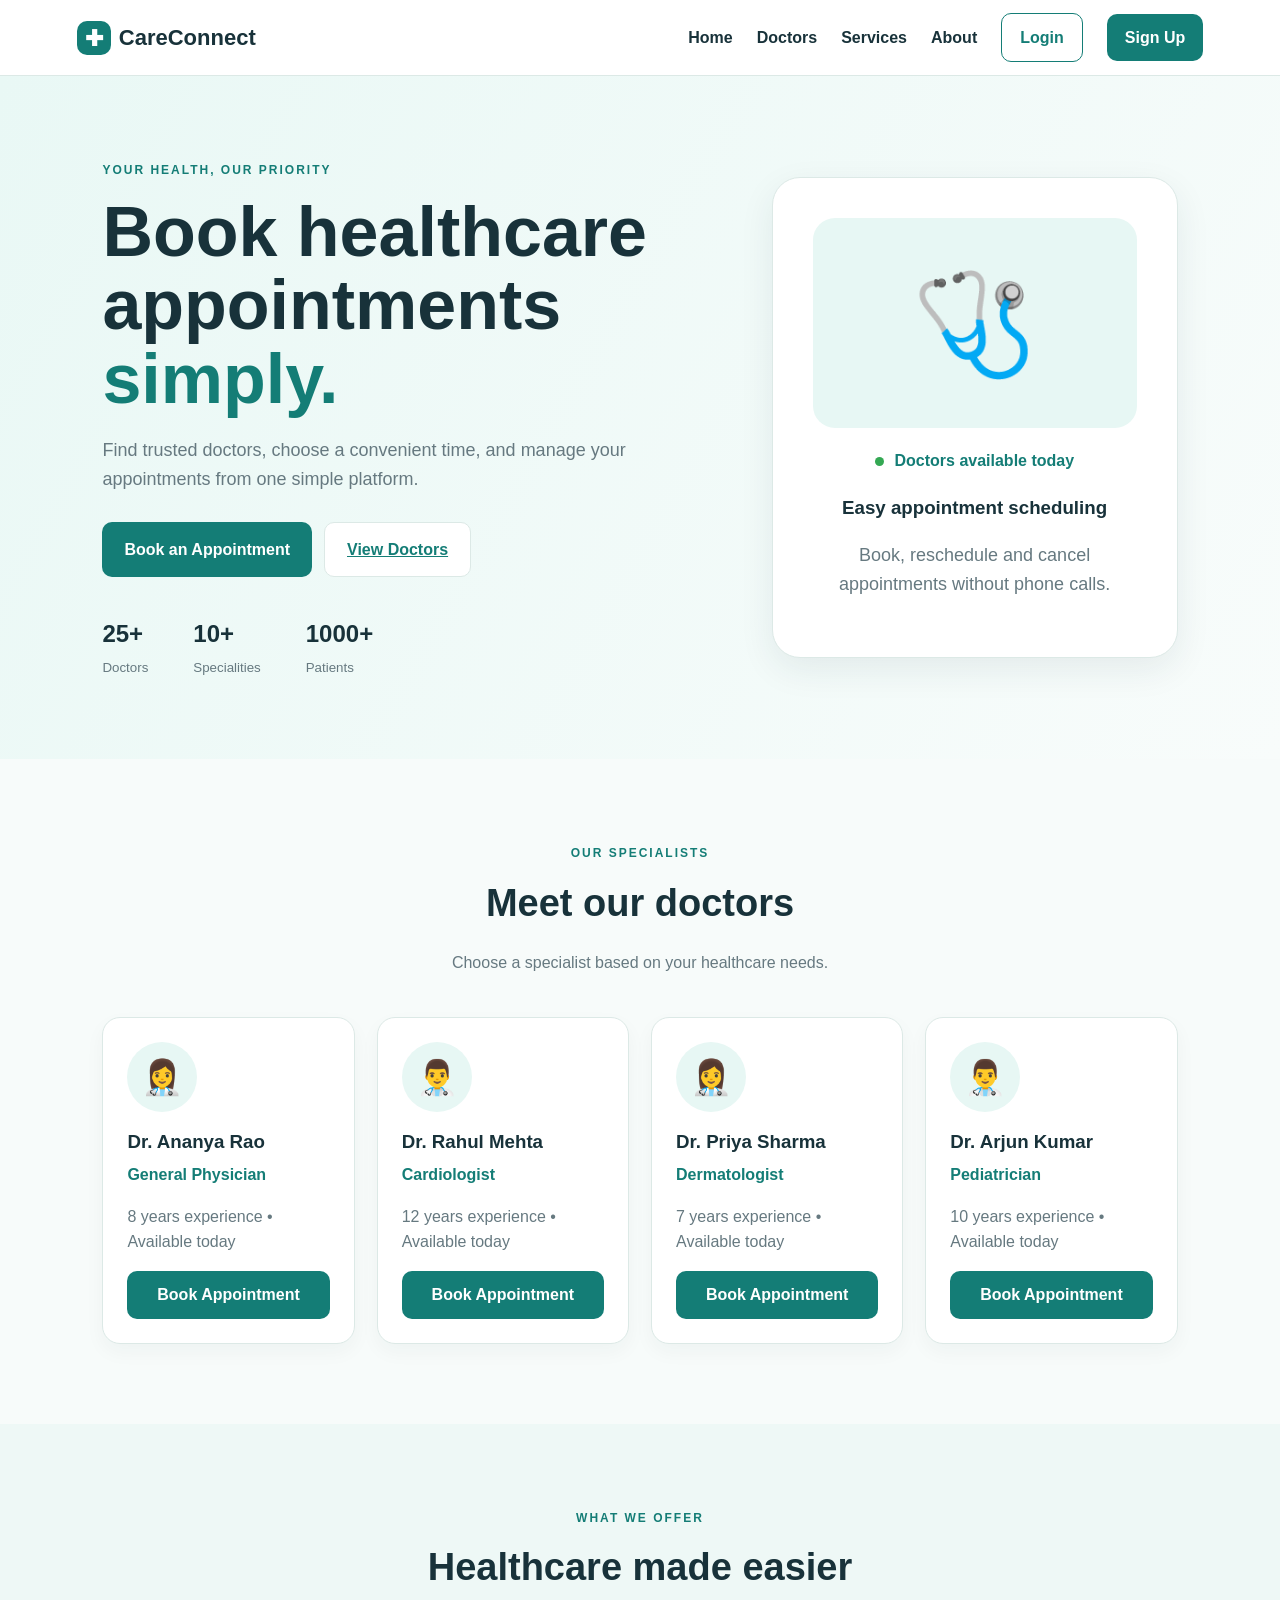
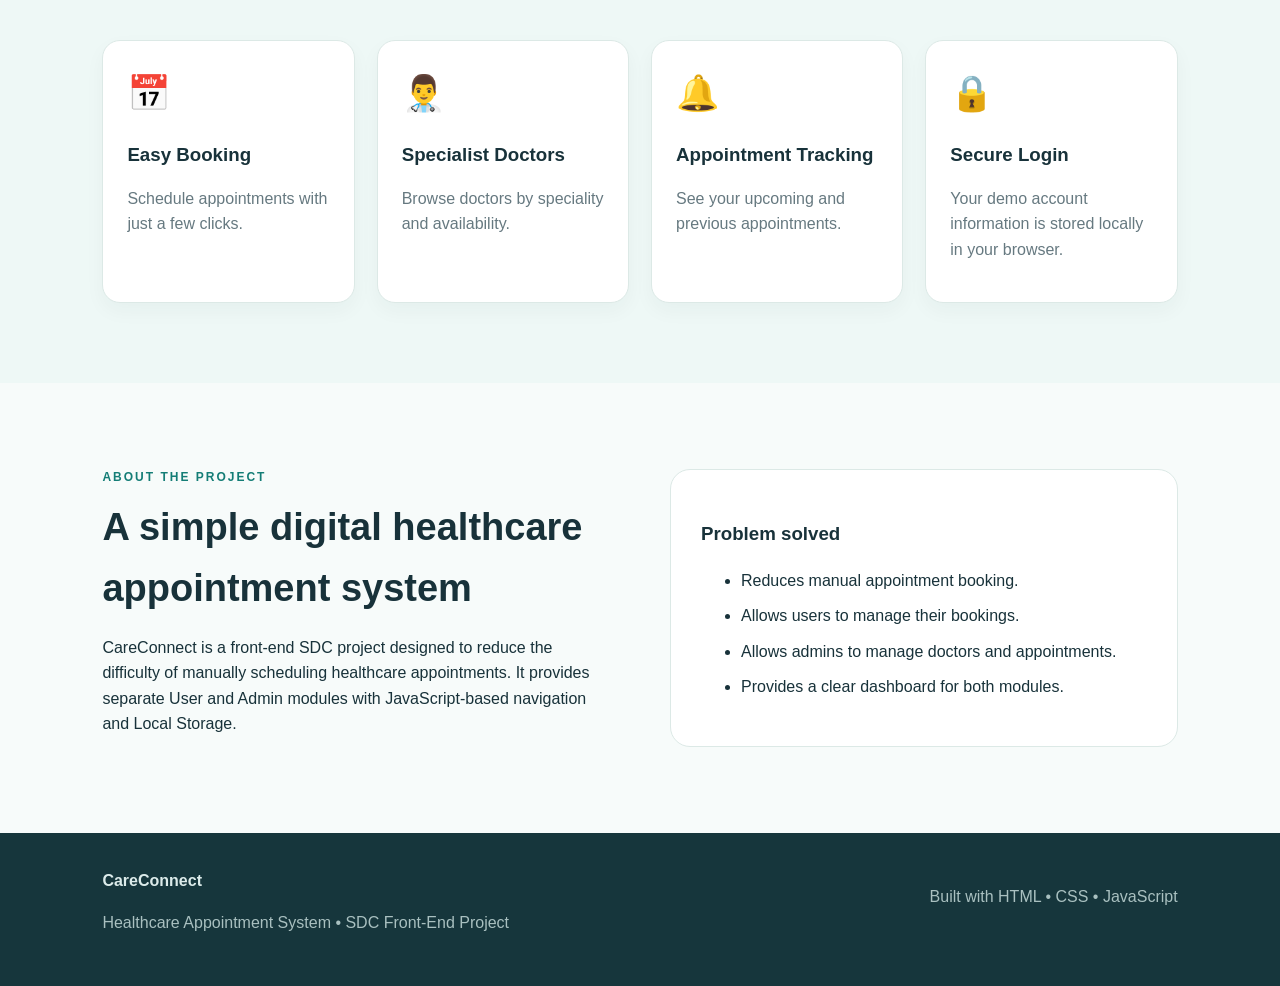
<file: index.html>
<!DOCTYPE html>
<html lang="en">
<head>
  <meta charset="UTF-8">
  <meta name="viewport" content="width=device-width, initial-scale=1.0">
  <title>CareConnect | Healthcare Appointment</title>
  <link rel="stylesheet" href="css/style.css">
</head>
<body>
  <header class="topbar">
    <div class="brand"><span class="brand-icon">✚</span> CareConnect</div>
    <nav>
      <a href="#home">Home</a>
      <a href="#doctors">Doctors</a>
      <a href="#services">Services</a>
      <a href="#about">About</a>
      <button class="btn btn-outline" onclick="openAuth('login')">Login</button>
      <button class="btn btn-primary" onclick="openAuth('signup')">Sign Up</button>
    </nav>
    <button class="menu-btn" onclick="toggleMenu()">☰</button>
  </header>

  <main>
    <section id="home" class="hero">
      <div class="hero-text">
        <span class="eyebrow">YOUR HEALTH, OUR PRIORITY</span>
        <h1>Book healthcare appointments <span>simply.</span></h1>
        <p>Find trusted doctors, choose a convenient time, and manage your appointments from one simple platform.</p>
        <div class="hero-actions">
          <button class="btn btn-primary btn-lg" onclick="openAuth('login')">Book an Appointment</button>
          <a href="#doctors" class="btn btn-light btn-lg">View Doctors</a>
        </div>
        <div class="trust-row">
          <div><strong>25+</strong><small>Doctors</small></div>
          <div><strong>10+</strong><small>Specialities</small></div>
          <div><strong>1000+</strong><small>Patients</small></div>
        </div>
      </div>
      <div class="hero-card">
        <div class="doctor-illustration">🩺</div>
        <div class="availability"><span class="dot"></span> Doctors available today</div>
        <h3>Easy appointment scheduling</h3>
        <p>Book, reschedule and cancel appointments without phone calls.</p>
      </div>
    </section>

    <section id="doctors" class="section">
      <div class="section-heading">
        <span class="eyebrow">OUR SPECIALISTS</span>
        <h2>Meet our doctors</h2>
        <p>Choose a specialist based on your healthcare needs.</p>
      </div>
      <div id="doctorCards" class="doctor-grid"></div>
    </section>

    <section id="services" class="section soft">
      <div class="section-heading">
        <span class="eyebrow">WHAT WE OFFER</span>
        <h2>Healthcare made easier</h2>
      </div>
      <div class="service-grid">
        <article class="service-card"><span>📅</span><h3>Easy Booking</h3><p>Schedule appointments with just a few clicks.</p></article>
        <article class="service-card"><span>👨‍⚕️</span><h3>Specialist Doctors</h3><p>Browse doctors by speciality and availability.</p></article>
        <article class="service-card"><span>🔔</span><h3>Appointment Tracking</h3><p>See your upcoming and previous appointments.</p></article>
        <article class="service-card"><span>🔒</span><h3>Secure Login</h3><p>Your demo account information is stored locally in your browser.</p></article>
      </div>
    </section>

    <section id="about" class="section about">
      <div>
        <span class="eyebrow">ABOUT THE PROJECT</span>
        <h2>A simple digital healthcare appointment system</h2>
        <p>CareConnect is a front-end SDC project designed to reduce the difficulty of manually scheduling healthcare appointments. It provides separate User and Admin modules with JavaScript-based navigation and Local Storage.</p>
      </div>
      <div class="problem-box">
        <h3>Problem solved</h3>
        <ul>
          <li>Reduces manual appointment booking.</li>
          <li>Allows users to manage their bookings.</li>
          <li>Allows admins to manage doctors and appointments.</li>
          <li>Provides a clear dashboard for both modules.</li>
        </ul>
      </div>
    </section>
  </main>

  <footer>
    <div><strong>CareConnect</strong><p>Healthcare Appointment System • SDC Front-End Project</p></div>
    <p>Built with HTML • CSS • JavaScript</p>
  </footer>

  <div id="authModal" class="modal hidden">
    <div class="modal-card">
      <button class="close" onclick="closeModal('authModal')">×</button>
      <div class="auth-tabs">
        <button id="loginTab" class="active" onclick="switchAuth('login')">Login</button>
        <button id="signupTab" onclick="switchAuth('signup')">Sign Up</button>
      </div>
      <form id="loginForm" onsubmit="login(event)">
        <h2>Welcome back</h2>
        <p class="muted">Login to manage your appointments.</p>
        <label>Email<input id="loginEmail" type="email" required placeholder="you@example.com"></label>
        <label>Password<input id="loginPassword" type="password" required placeholder="••••••••"></label>
        <button class="btn btn-primary full" type="submit">Login</button>
        <p class="demo-note">Demo admin: admin@careconnect.com / admin123</p>
      </form>
      <form id="signupForm" class="hidden" onsubmit="signup(event)">
        <h2>Create account</h2>
        <p class="muted">Create a patient account to book appointments.</p>
        <label>Full Name<input id="signupName" required placeholder="Your name"></label>
        <label>Email<input id="signupEmail" type="email" required placeholder="you@example.com"></label>
        <label>Password<input id="signupPassword" type="password" minlength="6" required placeholder="Minimum 6 characters"></label>
        <button class="btn btn-primary full" type="submit">Create Account</button>
      </form>
      <p id="authMessage" class="message"></p>
    </div>
  </div>

  <script src="js/app.js"></script>
</body>
</html>
</file>
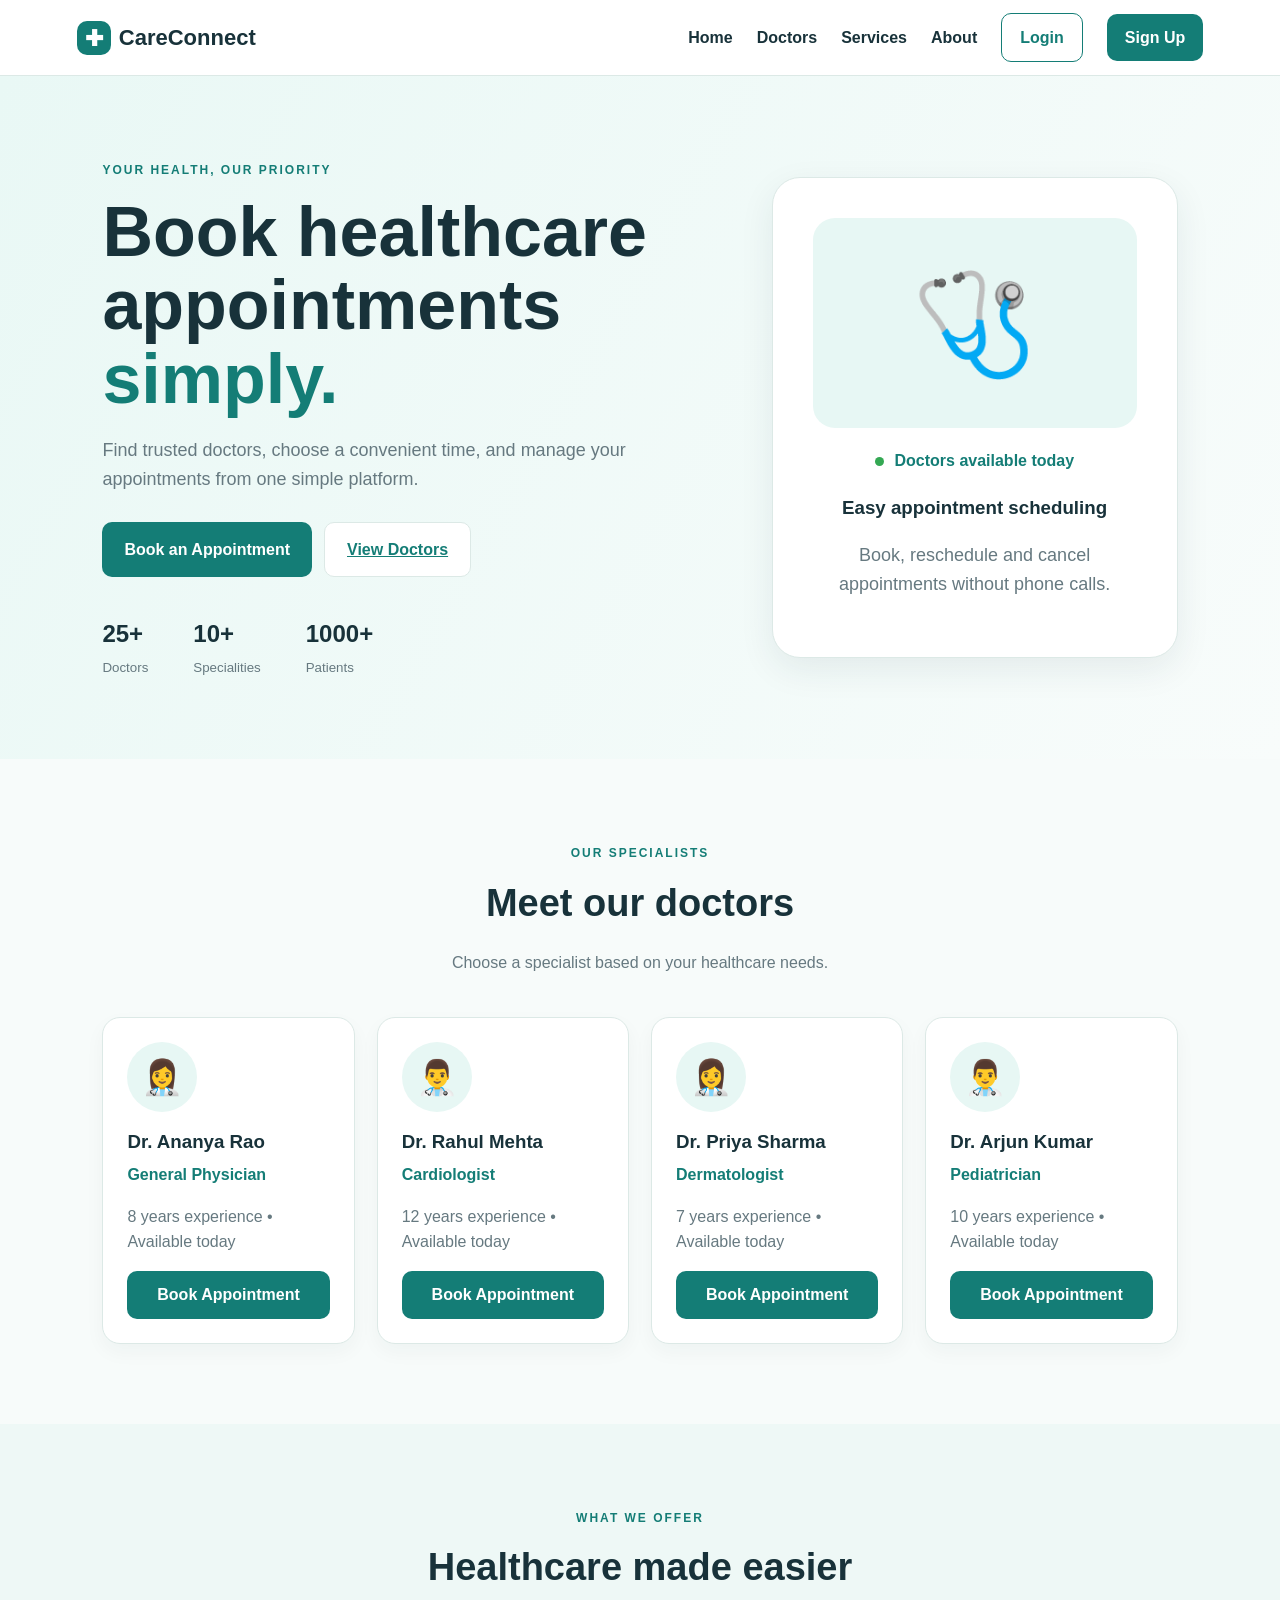
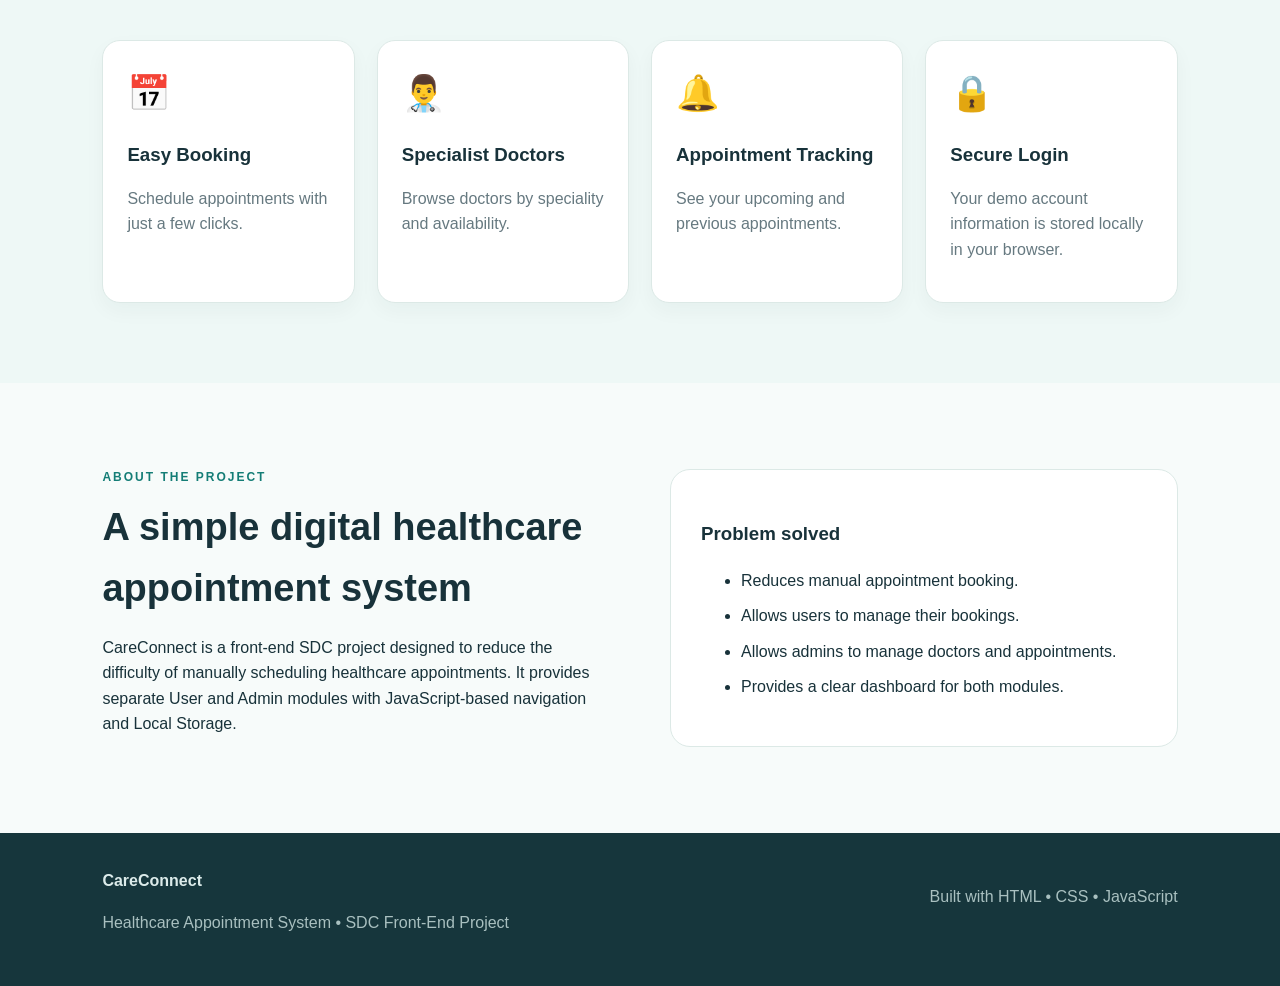
<file: admin.html>
<!DOCTYPE html>
<html lang="en">
<head><meta charset="UTF-8"><meta name="viewport" content="width=device-width,initial-scale=1.0"><title>CareConnect | Admin Dashboard</title><link rel="stylesheet" href="css/style.css"></head>
<body class="dashboard">
<header class="dash-top"><div class="brand"><span class="brand-icon">✚</span> CareConnect <span class="badge">ADMIN</span></div><div class="profile"><div class="profile-icon">🛡️</div><strong id="adminName">Admin</strong><button class="btn btn-outline" onclick="logout()">Logout</button></div></header>
<div class="dash-layout">
<aside class="sidebar">
<button class="side-link active" onclick="showSection('dashboard',this)">📊 Dashboard</button>
<button class="side-link" onclick="showSection('appointments',this)">📋 Appointments</button>
<button class="side-link" onclick="showSection('doctors',this)">👨‍⚕️ Doctors</button>
<button class="side-link" onclick="showSection('users',this)">👥 Users</button>
</aside>
<main class="dash-main">
<section id="dashboard" class="dash-section active"><h1>Admin Dashboard</h1><p class="muted">Monitor and manage the healthcare appointment system.</p>
<div class="stats"><div class="stat"><strong id="statAppointments">0</strong><small>Total appointments</small></div><div class="stat"><strong id="statConfirmed">0</strong><small>Confirmed</small></div><div class="stat"><strong id="statUsers">0</strong><small>Registered users</small></div><div class="stat"><strong>4</strong><small>Doctors</small></div></div>
<div class="two-col"><div class="panel"><h2>System Modules</h2><p>✓ Admin Module</p><p>✓ User/Patient Module</p><p>✓ Authentication using Local Storage</p><p>✓ Appointment management</p></div><div class="panel"><h2>Project Technology</h2><p><span class="badge">HTML</span> <span class="badge">CSS</span> <span class="badge">JavaScript</span></p><p class="muted">UI uses CSS Grid and Flexbox. No backend or external framework is required.</p></div></div></section>

<section id="appointments" class="dash-section"><h1>Manage Appointments</h1><div class="panel"><div class="table-wrap"><table><thead><tr><th>Patient</th><th>Doctor</th><th>Date</th><th>Time</th><th>Status</th><th>Action</th></tr></thead><tbody id="adminAppointmentTable"></tbody></table></div></div></section>

<section id="doctors" class="dash-section"><h1>Doctor Management</h1><div class="panel"><div class="panel-head"><h2>Available Doctors</h2><span class="badge">4 Doctors</span></div><div class="doctor-grid" id="adminDoctors"></div></div></section>

<section id="users" class="dash-section"><h1>Registered Users</h1><div class="panel"><div class="table-wrap"><table><thead><tr><th>Name</th><th>Email</th><th>Role</th></tr></thead><tbody id="userTable"></tbody></table></div></div></section>
</main></div>
<script src="js/admin.js"></script></body></html>
</file>
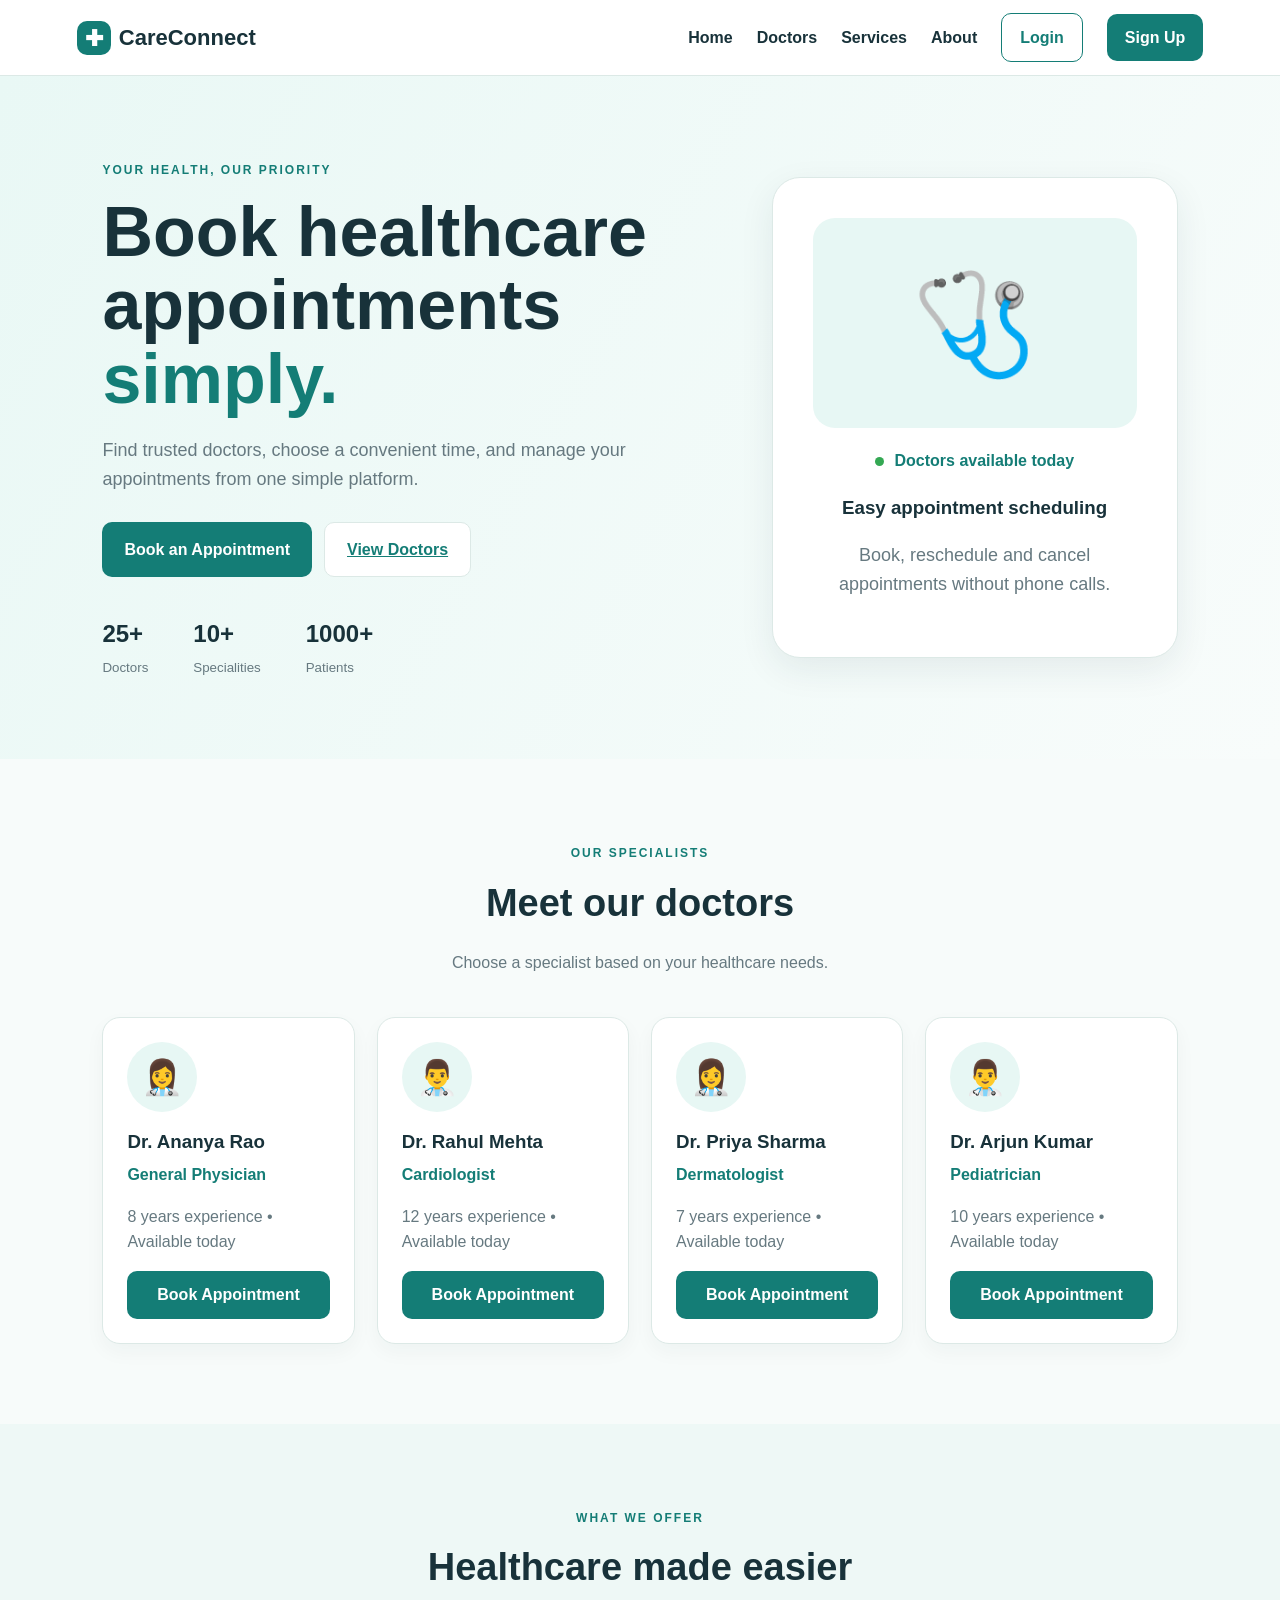
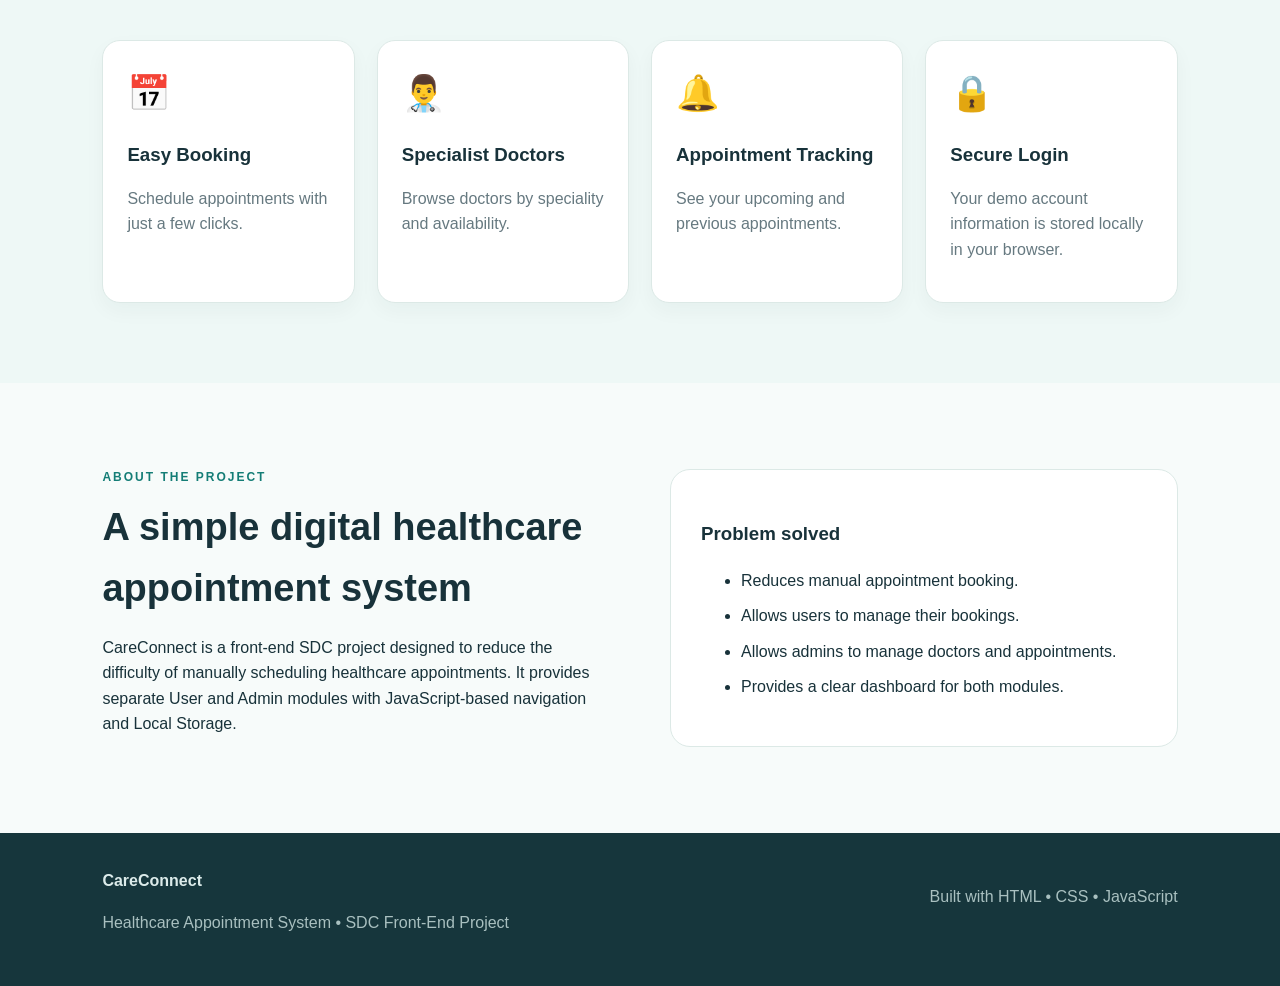
<file: user.html>
<!DOCTYPE html>
<html lang="en">
<head><meta charset="UTF-8"><meta name="viewport" content="width=device-width,initial-scale=1.0"><title>CareConnect | User Dashboard</title><link rel="stylesheet" href="css/style.css"></head>
<body class="dashboard">
<header class="dash-top"><div class="brand"><span class="brand-icon">✚</span> CareConnect</div><div class="profile"><div class="profile-icon">👤</div><div><strong id="userName">Patient</strong><small id="userEmail"></small></div><button class="btn btn-outline" onclick="logout()">Logout</button></div></header>
<div class="dash-layout">
<aside class="sidebar">
<button class="side-link active" onclick="showSection('overview',this)">📊 Overview</button>
<button class="side-link" onclick="showSection('book',this)">📅 Book Appointment</button>
<button class="side-link" onclick="showSection('appointments',this)">📋 My Appointments</button>
<button class="side-link" onclick="showSection('profile',this)">👤 Profile</button>
</aside>
<main class="dash-main">
<section id="overview" class="dash-section active"><h1>Patient Dashboard</h1><p class="muted">Manage your healthcare appointments.</p>
<div class="stats"><div class="stat"><strong id="upcomingCount">0</strong><small>Upcoming</small></div><div class="stat"><strong id="totalCount">0</strong><small>Total appointments</small></div><div class="stat"><strong>4</strong><small>Available doctors</small></div><div class="stat"><strong>10+</strong><small>Specialities</small></div></div>
<div class="panel"><div class="panel-head"><h2>Next Appointment</h2><button class="btn btn-primary" onclick="showSection('book')">+ Book New</button></div><div id="nextAppointment"></div></div></section>

<section id="book" class="dash-section"><h1>Book Appointment</h1><p class="muted">Select a doctor and convenient time.</p>
<div class="panel"><form onsubmit="bookAppointment(event)">
<label>Doctor<select id="doctor" required></select></label>
<label>Date<input id="date" type="date" required></label>
<label>Time<select id="time" required><option value="">Select time</option><option>09:00 AM</option><option>10:00 AM</option><option>11:00 AM</option><option>02:00 PM</option><option>03:00 PM</option><option>04:00 PM</option><option>05:00 PM</option></select></label>
<label>Reason for visit<textarea id="reason" rows="3" placeholder="Briefly describe the reason"></textarea></label>
<button class="btn btn-primary" type="submit">Confirm Appointment</button></form><p id="bookMessage" class="message"></p></div></section>

<section id="appointments" class="dash-section"><h1>My Appointments</h1><div class="panel"><div class="table-wrap"><table><thead><tr><th>Doctor</th><th>Speciality</th><th>Date</th><th>Time</th><th>Status</th><th>Action</th></tr></thead><tbody id="appointmentTable"></tbody></table></div></div></section>

<section id="profile" class="dash-section"><h1>My Profile</h1><div class="panel"><div class="profile"><div class="profile-icon">👤</div><div><h2 id="profileName"></h2><p id="profileEmail" class="muted"></p><span class="badge">Patient</span></div></div></div></section>
</main></div>
<script src="js/user.js"></script></body></html>
</file>
<file: css/style.css>
:root{
  --primary:#147d76;--primary-dark:#0e625d;--accent:#e7f7f4;--ink:#18323a;
  --muted:#667980;--bg:#f7fbfa;--white:#fff;--border:#dce9e6;--danger:#d9534f;
  --shadow:0 12px 35px rgba(24,50,58,.08)
}
*{box-sizing:border-box}html{scroll-behavior:smooth}body{margin:0;font-family:Inter,Segoe UI,Arial,sans-serif;color:var(--ink);background:var(--bg);line-height:1.6}
button,input,select,textarea{font:inherit}button{cursor:pointer}.topbar{height:76px;background:#fff;border-bottom:1px solid var(--border);display:flex;align-items:center;justify-content:space-between;padding:0 6%;position:sticky;top:0;z-index:20}
.brand{font-weight:800;font-size:22px;display:flex;align-items:center;gap:8px}.brand-icon{display:grid;place-items:center;width:34px;height:34px;border-radius:10px;background:var(--primary);color:#fff}
nav{display:flex;align-items:center;gap:24px}nav a{color:var(--ink);text-decoration:none;font-weight:600}.btn{border:0;border-radius:10px;padding:11px 18px;font-weight:700;transition:.2s}.btn:hover{transform:translateY(-1px)}.btn-primary{background:var(--primary);color:#fff}.btn-primary:hover{background:var(--primary-dark)}.btn-outline{background:#fff;color:var(--primary);border:1px solid var(--primary)}.btn-light{background:#fff;color:var(--primary);border:1px solid var(--border)}.btn-lg{padding:14px 22px}.full{width:100%}.menu-btn{display:none;background:none;border:0;font-size:25px}
.hero{min-height:600px;padding:80px 8%;display:grid;grid-template-columns:1.2fr .8fr;align-items:center;gap:60px;background:linear-gradient(120deg,#e9f8f5,#f8fcfb)}
.eyebrow{font-size:12px;letter-spacing:2px;color:var(--primary);font-weight:800}.hero h1{font-size:clamp(42px,6vw,70px);line-height:1.05;margin:14px 0 20px;max-width:720px}.hero h1 span{color:var(--primary)}.hero p{color:var(--muted);font-size:18px;max-width:600px}.hero-actions{display:flex;gap:12px;margin:28px 0}.trust-row{display:flex;gap:45px;margin-top:38px}.trust-row strong{display:block;font-size:24px}.trust-row small{color:var(--muted)}
.hero-card{background:#fff;border:1px solid var(--border);border-radius:28px;padding:40px;box-shadow:var(--shadow);text-align:center}.doctor-illustration{font-size:100px;background:var(--accent);border-radius:22px;padding:25px;margin-bottom:20px}.availability{color:var(--primary);font-weight:700}.dot{display:inline-block;width:9px;height:9px;background:#34a853;border-radius:50%;margin-right:6px}
.section{padding:80px 8%}.soft{background:#eef8f6}.section-heading{text-align:center;margin-bottom:42px}.section-heading h2,.about h2{font-size:38px;margin:8px 0}.section-heading p{color:var(--muted)}.doctor-grid,.service-grid{display:grid;grid-template-columns:repeat(4,1fr);gap:22px}.doctor-card,.service-card{background:#fff;border:1px solid var(--border);border-radius:18px;padding:24px;box-shadow:0 8px 20px rgba(24,50,58,.04)}.doctor-avatar{width:70px;height:70px;border-radius:50%;display:grid;place-items:center;background:var(--accent);font-size:34px;margin-bottom:15px}.doctor-card h3{margin:5px 0}.speciality{color:var(--primary);font-weight:700}.doctor-card p,.service-card p{color:var(--muted)}.service-card span{font-size:35px}.service-card h3{margin-bottom:5px}.about{display:grid;grid-template-columns:1fr 1fr;gap:60px;align-items:center}.problem-box{background:#fff;border:1px solid var(--border);padding:30px;border-radius:20px}.problem-box li{margin:10px 0}
footer{padding:35px 8%;background:#16363c;color:#dcebea;display:flex;justify-content:space-between;gap:20px}footer p{color:#a9c0c0}
.modal{position:fixed;inset:0;background:rgba(8,25,28,.55);display:grid;place-items:center;padding:20px;z-index:50}.hidden{display:none!important}.modal-card{width:min(460px,100%);background:#fff;border-radius:20px;padding:30px;position:relative;box-shadow:var(--shadow)}.close{position:absolute;right:18px;top:12px;background:none;border:0;font-size:28px;color:var(--muted)}.auth-tabs{display:grid;grid-template-columns:1fr 1fr;border-bottom:1px solid var(--border);margin-bottom:25px}.auth-tabs button{padding:12px;border:0;background:#fff;font-weight:700;color:var(--muted)}.auth-tabs button.active{color:var(--primary);border-bottom:2px solid var(--primary)}label{display:block;font-weight:700;margin:15px 0}input,select,textarea{width:100%;margin-top:7px;padding:12px 13px;border:1px solid var(--border);border-radius:9px;outline:none;background:#fff}input:focus,select:focus{border-color:var(--primary)}.muted,.demo-note{color:var(--muted);font-size:14px}.message{min-height:20px;color:var(--danger);font-weight:600}
@media(max-width:900px){.doctor-grid,.service-grid{grid-template-columns:repeat(2,1fr)}.hero{grid-template-columns:1fr;padding:60px 6%}.about{grid-template-columns:1fr}nav{display:none}.menu-btn{display:block}}
@media(max-width:600px){.doctor-grid,.service-grid{grid-template-columns:1fr}.section{padding:55px 6%}.hero h1{font-size:43px}.hero-actions{flex-direction:column}.trust-row{gap:20px}.topbar{padding:0 5%}footer{flex-direction:column}}
/* Dashboard */
.dashboard{min-height:100vh;background:#f5f8f8}.dash-top{background:#fff;border-bottom:1px solid var(--border);height:72px;display:flex;align-items:center;justify-content:space-between;padding:0 4%}.dash-layout{display:grid;grid-template-columns:240px 1fr;min-height:calc(100vh - 72px)}.sidebar{background:#16363c;color:#fff;padding:25px 16px}.side-link{width:100%;text-align:left;padding:13px 15px;border:0;background:none;color:#cfe0df;border-radius:10px;margin:3px 0;font-weight:600}.side-link.active,.side-link:hover{background:#24535a;color:#fff}.dash-main{padding:35px 4%;overflow:hidden}.stats{display:grid;grid-template-columns:repeat(4,1fr);gap:18px;margin:25px 0}.stat{background:#fff;border:1px solid var(--border);border-radius:16px;padding:20px}.stat strong{font-size:30px}.stat small{color:var(--muted);display:block}.panel{background:#fff;border:1px solid var(--border);border-radius:16px;padding:22px;margin-bottom:20px}.panel-head{display:flex;justify-content:space-between;align-items:center;gap:10px;margin-bottom:15px}.table-wrap{overflow:auto}table{width:100%;border-collapse:collapse}th,td{text-align:left;padding:13px 10px;border-bottom:1px solid #edf2f1;white-space:nowrap}th{color:var(--muted);font-size:13px}.badge{display:inline-block;padding:5px 10px;border-radius:20px;background:#e8f6f3;color:var(--primary);font-size:12px;font-weight:700}.badge.pending{background:#fff5db;color:#9a6a00}.badge.cancelled{background:#fdebea;color:#b73a36}.action{border:0;background:#edf7f5;color:var(--primary);padding:7px 10px;border-radius:7px;font-weight:700}.action.danger{background:#fdebea;color:#b73a36}.dash-section{display:none}.dash-section.active{display:block}.two-col{display:grid;grid-template-columns:1fr 1fr;gap:20px}.profile{display:flex;align-items:center;gap:15px}.profile-icon{width:48px;height:48px;border-radius:50%;background:var(--accent);display:grid;place-items:center;font-size:24px}
@media(max-width:850px){.dash-layout{grid-template-columns:1fr}.sidebar{display:flex;overflow:auto;gap:5px}.side-link{min-width:max-content}.stats{grid-template-columns:repeat(2,1fr)}.two-col{grid-template-columns:1fr}}
@media(max-width:500px){.stats{grid-template-columns:1fr}.dash-main{padding:20px 4%}}
</file>
